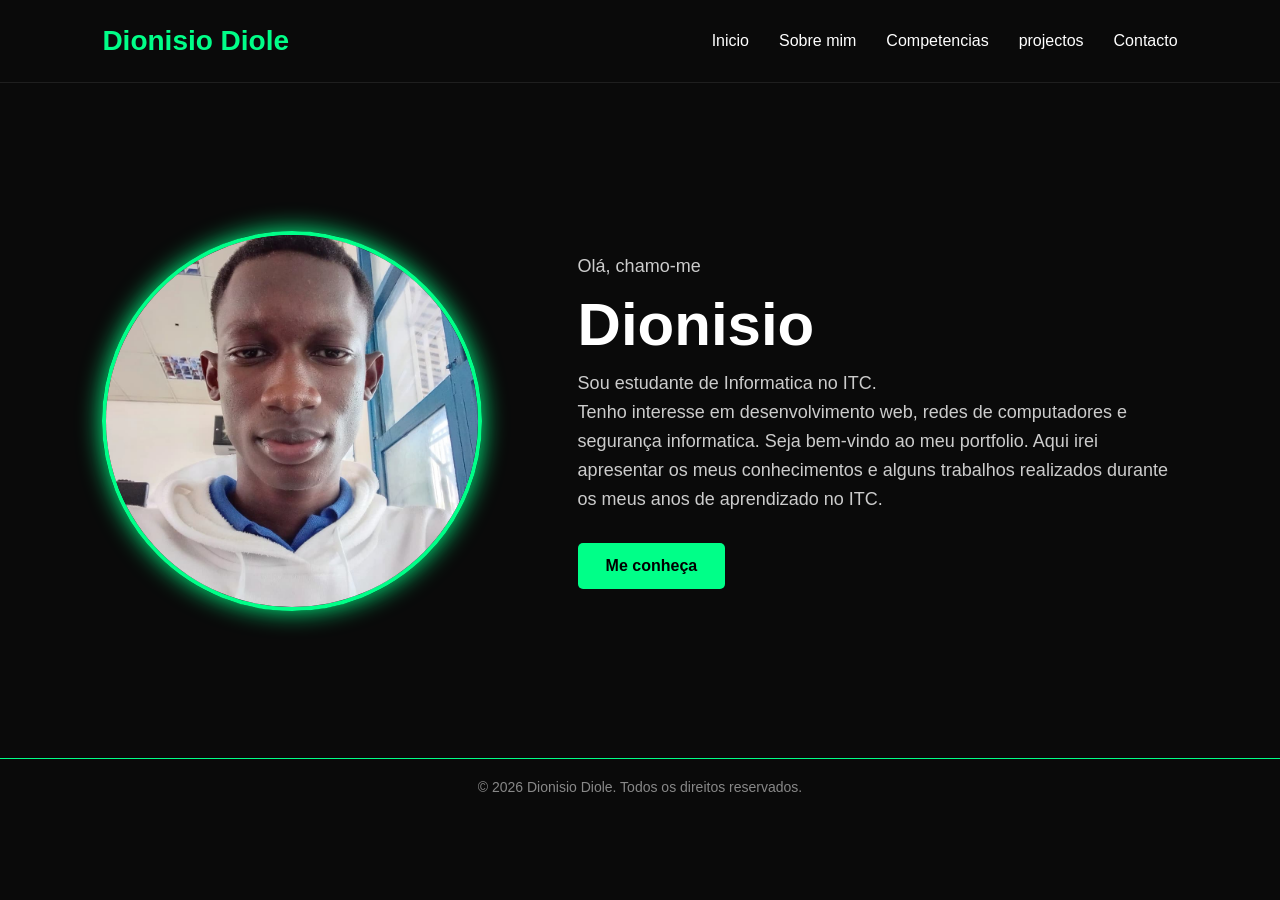
<file: index.html>
<!DOCTYPE html>
<html lang='en'>
<head>
    <meta charset='utf-8'>
    <meta name='viewport' content='width=device-width, initial-scale=1'>
    <title>Portfolio Diole</title>
    <link rel='stylesheet' href="CSS/style.css">
</head>

<body>
    <header> 
    <nav>
        <h1>Dionisio Diole</h1>
        <div class="menu">
        <a href="index.html">Inicio</a>
        <a href="sobre.html">Sobre mim</a>
        <a href="Competencias.html">Competencias</a>
        <a href="projectos.html">projectos</a>
        <a href="contacto.html">Contacto</a>
        </div>
    </nav>
    </header>

    <main>
        <section class="inicio">
            <div class="foto">
                <img src="imagens/imagem inicial.jpeg" width="150px">
            </div>

            <div class="apresentacao">
                <p class="saudacao">Olá, chamo-me</p>
                <h2>Dionisio</h2>
                <p>
                    Sou estudante de Informatica no ITC.<br>
                    Tenho interesse em desenvolvimento web, redes de computadores e segurança informatica.
                    Seja bem-vindo ao meu portfolio. Aqui irei apresentar os meus conhecimentos
                    e alguns trabalhos realizados durante os meus anos de aprendizado no ITC.
                </p>
                <a href="sobre.html" class="botao">Me conheça</a>
            </div>
        </section>
    </main>
    <footer>
        <p>&copy; 2026 Dionisio Diole. Todos os direitos reservados.</p>
    </footer>

    <script src="js/script.js"></script>
    
</body>
</html>
</file>
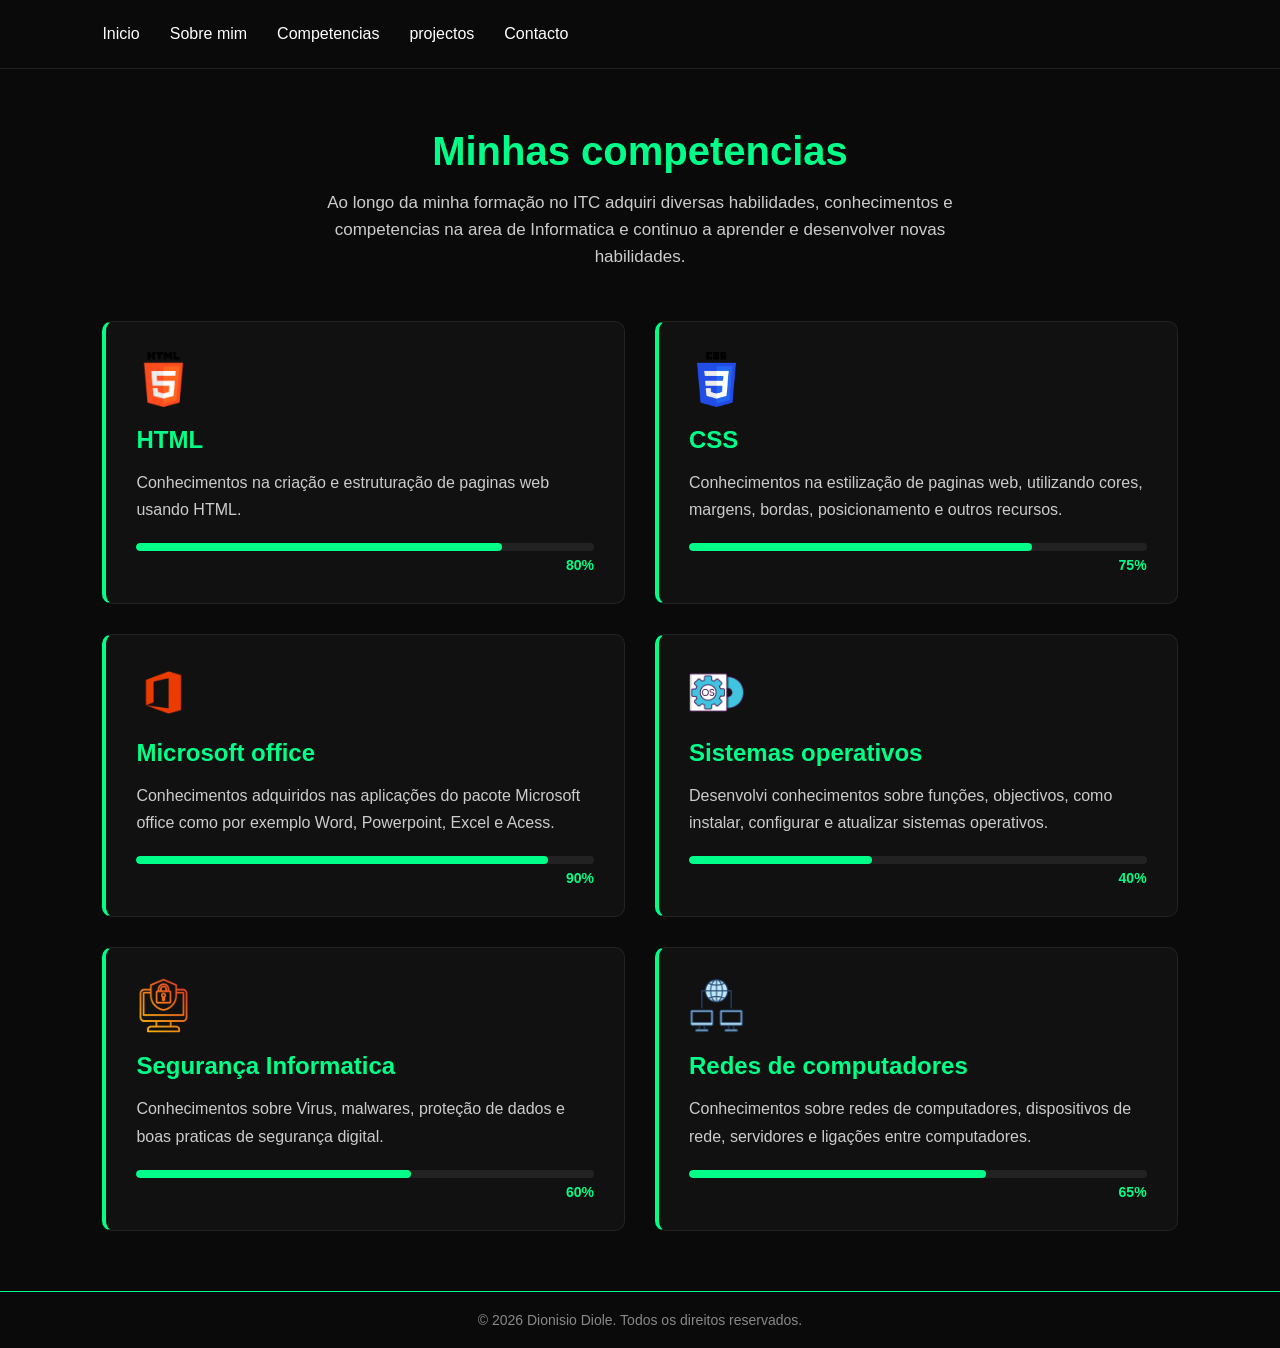
<file: Competencias.html>
<!DOCTYPE html>
<html lang='en'>
<head>
    <meta charset='utf-8'>
    <meta name='viewport' content='width=device-width, initial-scale=1'>
    <title>Competencias</title>
    <link rel='stylesheet' href='CSS/style.css'>
</head>
<body>
     <header>
    <nav>
        <div class="menu">
        <a href="index.html">Inicio</a>
        <a href="sobre.html">Sobre mim</a>
        <a href="Competencias.html">Competencias</a>
        <a href="projectos.html">projectos</a>
        <a href="contacto.html">Contacto</a>
        </div>
    </nav>
    </header>
    <main>
        <section class="competencias">
            <h2>Minhas competencias</h2>
            <p class="introducao">
                Ao longo da minha formação no ITC adquiri diversas habilidades, conhecimentos e competencias
                na area de Informatica e continuo a aprender e desenvolver novas habilidades.
            </p>
            <div class="lista-competencias">
                <div class="competencia">
                    <img src="icones/html.png">
                    <h3>
                        HTML
                    </h3>
                    <p>Conhecimentos na criação  e estruturação de paginas web usando HTML.</p>
                    <div class="barra">
                        <div class="progresso html"></div>
                    </div>
                    <span class="percentagem">80%</span>
                </div>
                <div class="competencia">
                    <img src="icones/css.png">
                    <h3>CSS</h3>
                    <p>Conhecimentos na estilização de paginas web, utilizando cores, margens, bordas,
                        posicionamento e outros recursos.
                    </p>
                    <div class="barra">
                        <div class="progresso css"></div>
                    </div>
                    <span class="percentagem">75%</span>
                </div>
            
            <div class="competencia">
                <img src="icones/office.png">
                <h3>Microsoft office</h3>
                <p>Conhecimentos adquiridos nas aplicações do pacote Microsoft office como por exemplo
                    Word, Powerpoint, Excel e Acess.
                </p>
                <div class="barra">
                    <div class="progresso office"></div>
                </div>
                <span class="percentagem">90%</span>
            </div>
            <div class="competencia">
                <img src="icones/so.png">
                <h3>Sistemas operativos</h3>
                <p>Desenvolvi conhecimentos sobre funções, objectivos, como instalar, configurar 
                    e atualizar sistemas operativos.
                </p>
                <div class="barra">
                    <div class="progresso so"></div>
                </div>
                <span class="percentagem">40%</span>
            </div>
            <div class="competencia">
                <img src="icones/seguranca.png">
                <h3>Segurança Informatica</h3>
                <p>Conhecimentos sobre Virus, malwares, proteção de dados e boas praticas de 
                    segurança digital.
                </p>
                <div class="barra">
                    <div class="progresso si"></div>
                </div>
                <span class="percentagem">60%</span>
            </div>
            <div class="competencia">
                <img src="icones/redes.png">
                <h3>Redes de computadores</h3>
                <p>Conhecimentos sobre redes de computadores, dispositivos de rede, servidores 
                    e ligações entre computadores.
                </p>
                <div class="barra">
                    <div class="progresso rede"></div>
                </div>
                <span class="percentagem">65%</span>
            </div>
        </div>
        </section>
    </main>
    <footer>
        <p>&copy; 2026 Dionisio Diole. Todos os direitos reservados.</p>
    </footer>
    
    <script src="js/script.js"></script>
</body>
</html>
</file>
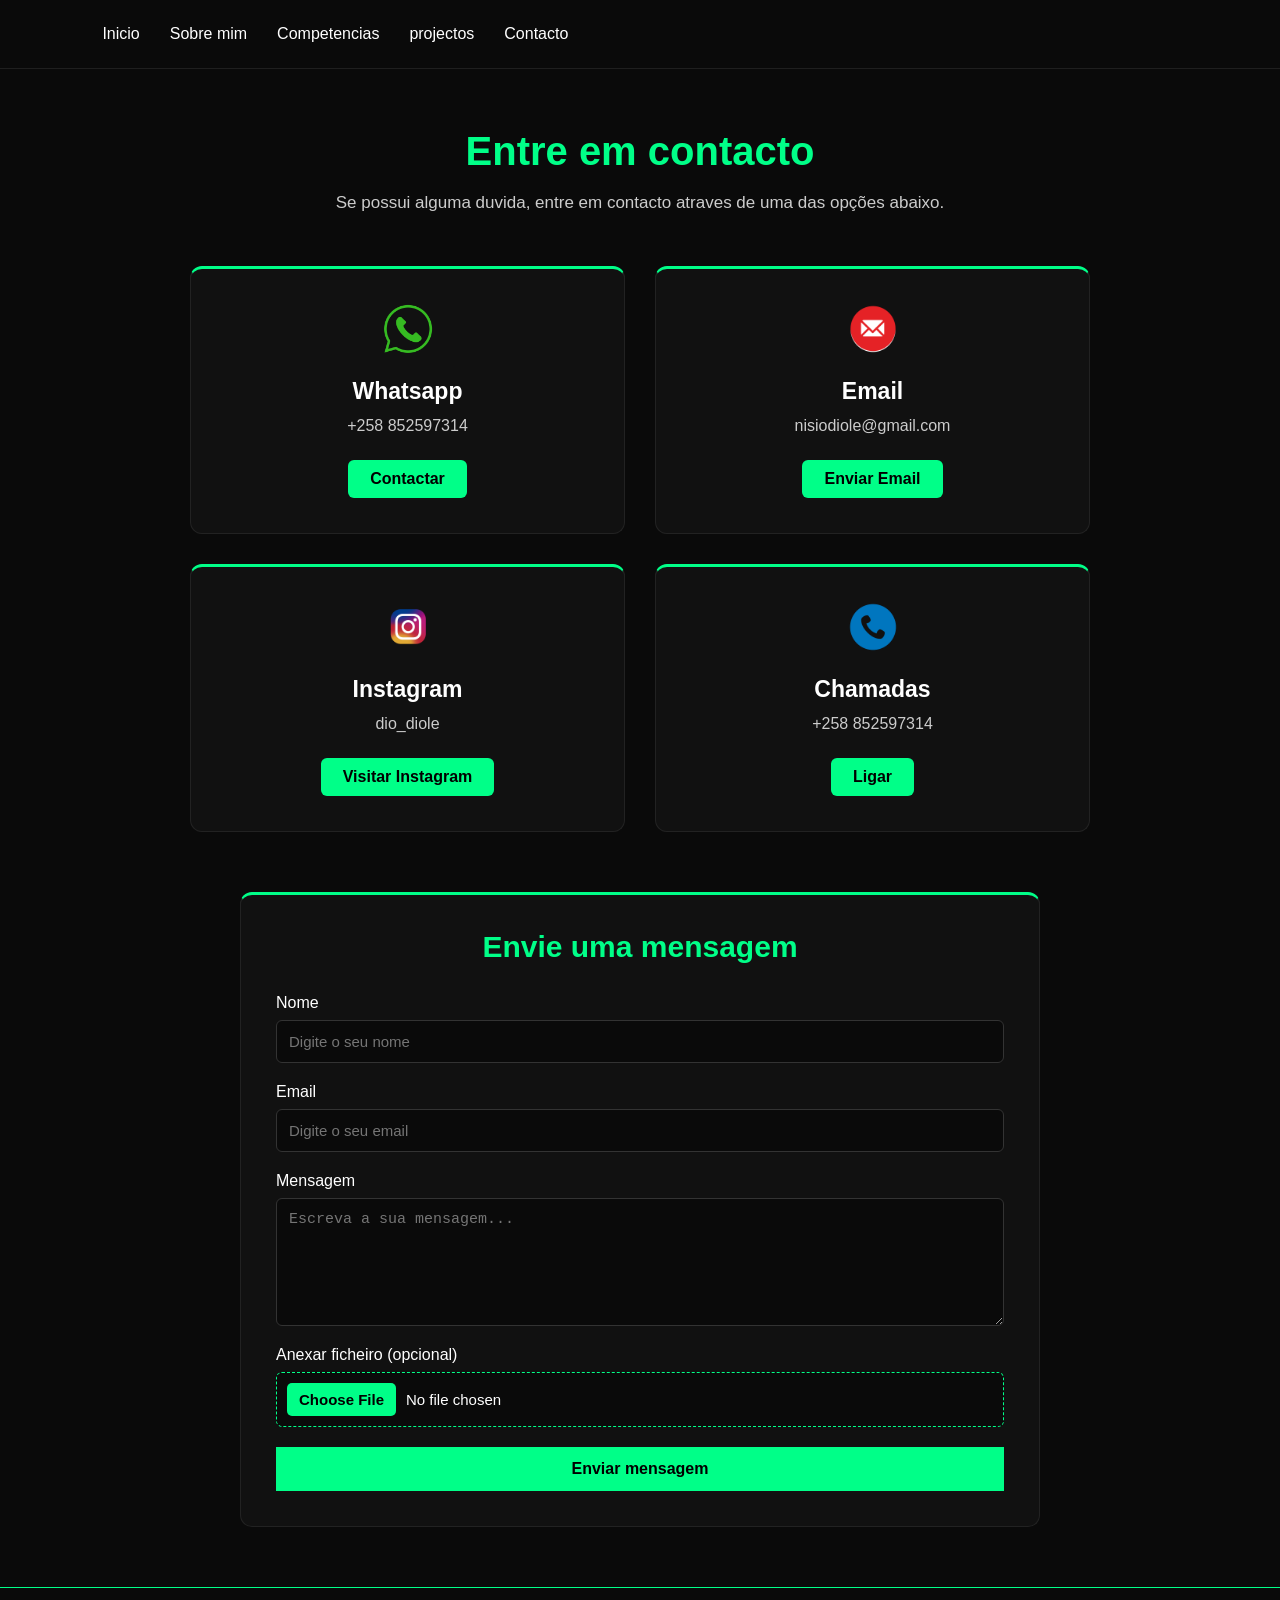
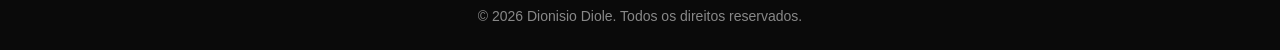
<file: contacto.html>
<!DOCTYPE html>
<html lang='en'>
<head>
    <meta charset='utf-8'>
    <meta name='viewport' content='width=device-width, initial-scale=1'>
    <title>Contacto</title>
    <link rel='stylesheet' href='CSS/style.css'>
</head>
<body>
     <header>
    <nav>
        <div class="menu">
        <a href="index.html">Inicio</a>
        <a href="sobre.html">Sobre mim</a>
        <a href="Competencias.html">Competencias</a>
        <a href="projectos.html">projectos</a>
        <a href="contacto.html">Contacto</a>
        </div>
    </nav>
    </header>
    <main>
        <section class="contacto">
            <h2>Entre em contacto</h2>
            <p class="introducao-contacto">
                Se possui alguma duvida, entre em contacto atraves de uma das opções abaixo.
            </p>
            <div class="lista-contactos">
                <div class="contacto-card">
                    <img src="icones/whatsapp.png">
                    <h3>Whatsapp</h3>
                    <p>+258 852597314</p>
                    <a href="https://wa.me/258852597314" class="botao-contacto">Contactar</a>
                </div>
                <div class="contacto-card">
                    <img src="icones/email.png">
                    <h3>Email</h3>
                    <p>nisiodiole@gmail.com</p>
                    <a href="mailto:nisiodiole@gmail.com" class="botao-contacto">Enviar Email</a>
                </div>
                <div class="contacto-card">
                    <img src="icones/instagram.png">
                    <h3>Instagram</h3>
                    <p>dio_diole</p>
                    <a href="https://www.instagram.com/dio_diole?igsi=MWJvaXYyaHhxb3owNg==" 
                    class="botao-contacto">Visitar Instagram</a>
                </div>
                <div class="contacto-card">
                    <img src="icones/telefone.png">
                    <h3>Chamadas</h3>
                    <p>+258 852597314</p>
                    <a href="tel:+258852597314" class="botao-contacto">Ligar</a>
                </div>
            </div>
            <div class="formulario-contacto">
                <h2>Envie uma mensagem</h2>
                <form action="https://formspree.io/f/maenozyp" method="post" enctype="multipart/form-data">
                    <label for="nome">Nome</label>
                    <input type="text" id="nome" name="nome" placeholder="Digite o seu nome" required>
                    <label for="email">Email</label>
                    <input type="email" id="email" name="email" placeholder="Digite o seu email" required>
                    <label for="mensagem">Mensagem</label>
                    <textarea id="mensagem" name="mensagem" placeholder="Escreva a sua mensagem..." rows="6" required></textarea>
                    <label for="anexo">Anexar ficheiro (opcional)</label>
                    <input type="file" id="anexo" name="anexo" accept="image/*,.pdf,.doc,.ppt,.pptx">
                    <button type="submit">Enviar mensagem</button>
                </form>
            </div>   
        </section>
    </main>
    <footer>
        <p>&copy; 2026 Dionisio Diole. Todos os direitos reservados.</p>
    </footer>
    
    <script src="js/script.js"></script>
</body>
</html>
</file>
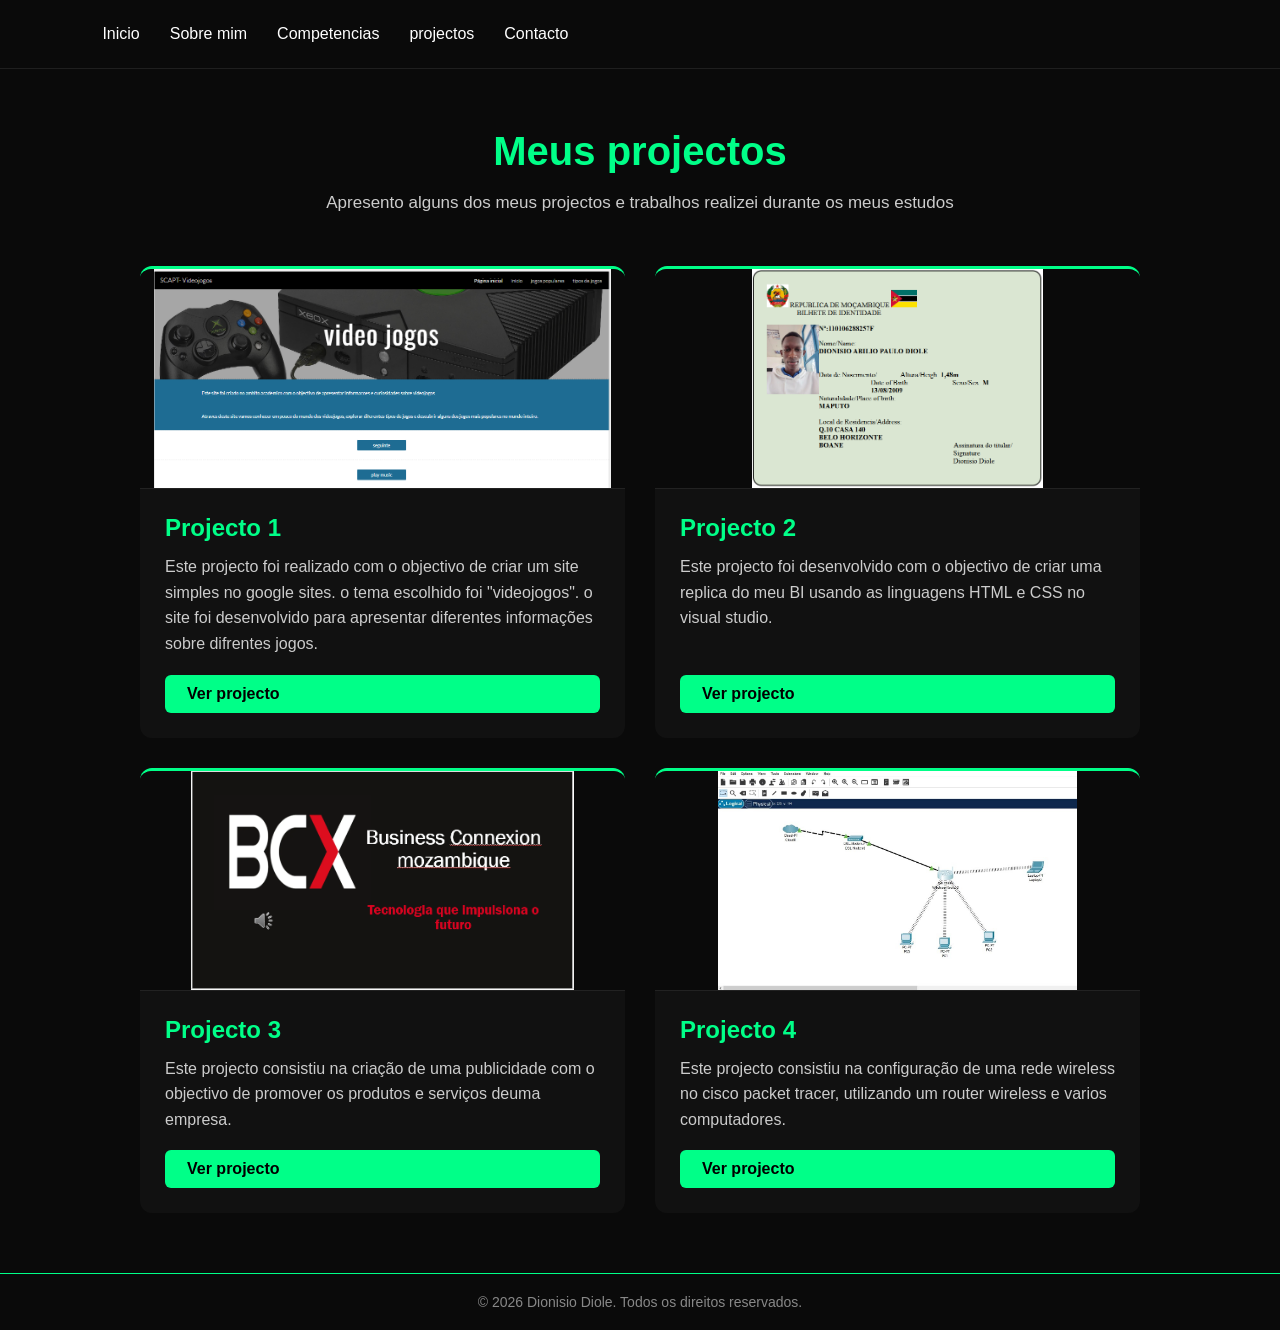
<file: projectos.html>
<!DOCTYPE html>
<html lang='en'>
<head>
    <meta charset='utf-8'>
    <meta name='viewport' content='width=device-width, initial-scale=1'>
    <title>projectos</title>
    <link rel='stylesheet' href='CSS/style.css'>
</head>
<body>
     <header>
    <nav>
        <div class="menu">
        <a href="index.html">Inicio</a>
        <a href="sobre.html">Sobre mim</a>
        <a href="Competencias.html">Competencias</a>
        <a href="projectos.html">projectos</a>
        <a href="contacto.html">Contacto</a>
        </div>
    </nav>
    </header>
    <main>
        <section class="projectos">
            <h2>Meus projectos</h2>
            <p class="introducao-projecto">
                Apresento alguns dos meus projectos e trabalhos realizei durante os meus estudos
            </p>
            <div class="lista-projectos">
                <div class="projecto">
                    <div class="imagem-projecto">
                        <img src="imagens/projecto 1.PNG">
                    </div>
                    <div class="informacao-projecto">
                        <h3>Projecto 1</h3>
                        <p>
                            Este projecto foi realizado com o objectivo de criar um site simples 
                            no google sites. o tema escolhido foi "videojogos". o site foi 
                            desenvolvido para apresentar diferentes informações sobre difrentes jogos. 
                        </p><br>
                        <a href="https://sites.google.com/view/scapt-videojogos/p%C3%A1gina-inicial" class="botao-projecto">Ver projecto</a>
                    </div>
                </div>
                <div class="projecto">
                    <div class="imagem-projecto">
                        <img src="imagens/projecto 2.PNG">
                    </div>
                    <div class="informacao-projecto">
                        <h3>Projecto 2</h3>
                        <p>
                            Este projecto foi desenvolvido com o objectivo de criar uma replica do meu BI usando as 
                            linguagens HTML e CSS no visual studio.
                        </p><br>
                        <a href="html bi/DIOLE VS.html" class="botao-projecto">Ver projecto</a>
                    </div>
                </div>
                <div class="projecto">
                    <div class="imagem-projecto">
                        <img src="imagens/projecto 3.PNG">
                    </div>
                    <div class="informacao-projecto">
                        <h3>Projecto 3</h3>
                        <p>
                            Este projecto consistiu na criação de uma publicidade com o 
                            objectivo de promover os produtos e serviços deuma empresa.
                        </p><br>
                        <a href="pptx/bcx.pptx" class="botao-projecto">Ver projecto</a>
                    </div>
                </div>
                <div class="projecto">
                    <div class="imagem-projecto">
                        <img src="imagens/projecto 4.jpg">
                    </div>
                    <div class="informacao-projecto">
                        <h3>Projecto 4</h3>
                        <p>
                            Este projecto consistiu na configuração de uma rede wireless no cisco packet tracer, utilizando
                            um router wireless e varios computadores.
                        </p><br>
                        <a href="pptx/dio cisco packet.docx" class="botao-projecto">Ver projecto</a>
                    </div>
                </div>

            </div>
        </section>
    </main>
    <footer>
        <p>&copy; 2026 Dionisio Diole. Todos os direitos reservados.</p>
    </footer>
    
    <script src="js/script.js"></script>
</body>
</html>
</file>
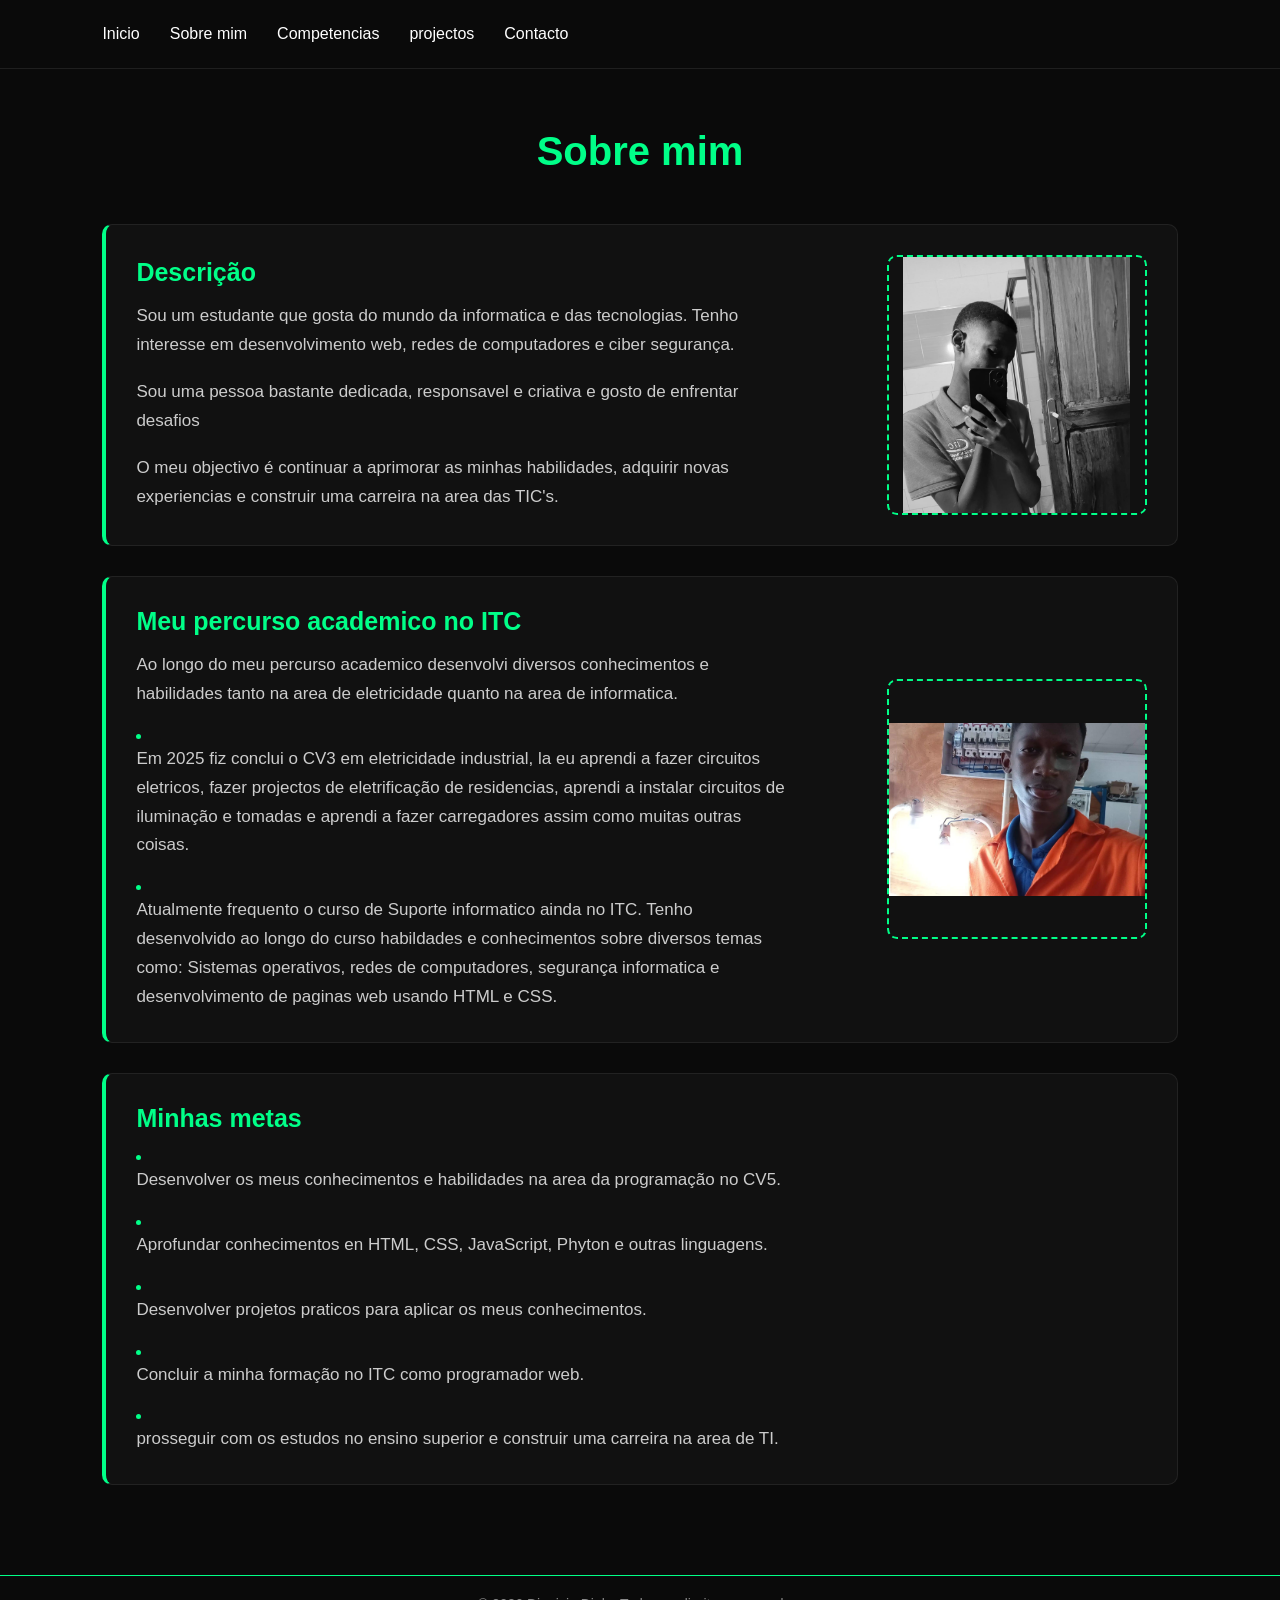
<file: sobre.html>
<!DOCTYPE html>
<html lang='en'>
<head>
    <meta charset='utf-8'>
    <meta name='viewport' content='width=device-width, initial-scale=1'>
    <title>Sobre mim</title>
    <link rel='stylesheet' href='CSS/style.css'>
</head>
<body>
     <header>
    <nav>
        <div class="menu">
        <a href="index.html">Inicio</a>
        <a href="sobre.html">Sobre mim</a>
        <a href="Competencias.html">Competencias</a>
        <a href="projectos.html">projectos</a>
        <a href="contacto.html">Contacto</a>
        </div>
    </nav>
    </header>
    <main>
        <section class="sobre">
            <h2>Sobre mim</h2>
            <div class="caixa">
                <div class="conteudo">
                    <h3>Descrição</h3>
                    <p>Sou um estudante que gosta do mundo da informatica e das tecnologias. Tenho interesse em
                        desenvolvimento web, redes de computadores e ciber segurança.
                    </p><br>
                    <p>Sou uma pessoa bastante dedicada, responsavel e criativa e gosto de enfrentar desafios
                    </p><br>
                    <p>O meu objectivo é continuar a aprimorar as minhas habilidades, adquirir novas experiencias e 
                        construir uma carreira na area das TIC's.
                    </p>
                </div>
                <div class="imagem">
                    <img src="imagens/2.jpg">
                </div>
            </div>
             <div class="caixa">
                <div class="conteudo">
                    <h3>Meu percurso academico no ITC</h3>
                    <p>Ao longo do meu percurso academico desenvolvi diversos conhecimentos e habilidades tanto na area 
                        de eletricidade quanto na area de informatica.
                    </p><br>
                    <li>
                    <p>Em 2025 fiz conclui o CV3 em eletricidade industrial, la eu aprendi a fazer circuitos eletricos, 
                        fazer projectos de eletrificação de residencias, aprendi a instalar circuitos de iluminação e tomadas
                        e aprendi a fazer carregadores assim como muitas outras coisas.
                    </p>
                    </li><br>
                    <li>
                        <p>Atualmente frequento o curso de Suporte informatico ainda no ITC. Tenho desenvolvido
                            ao longo do curso habildades e conhecimentos sobre diversos temas como: Sistemas operativos,
                            redes de computadores, segurança informatica e desenvolvimento de paginas web usando HTML e CSS.
                        </p>
                    </li>
                </div>
                <div class="imagem">
                    <img src="imagens/1.jpeg">
                </div>
            </div>
            <div class="caixa">
                <div class="conteudo">
                    <h3>Minhas metas</h3>
                    <li>
                        <p>Desenvolver os meus conhecimentos e habilidades na area da programação no CV5.</p>
                    </li><br>
                    <li>
                        <p>Aprofundar conhecimentos en HTML, CSS, JavaScript, Phyton e outras linguagens.</p>
                    </li><br>
                    <li>
                        <p>Desenvolver projetos praticos para aplicar os meus conhecimentos.</p>
                    </li><br>
                    <li>
                        <p>Concluir a minha formação no ITC como programador web.</p>
                    </li><br>
                    <li>
                        <p>prosseguir com os estudos no ensino superior e construir uma carreira na area de TI.</p>
                    </li>
                </div>
                
            </div>
        </section>
    </main>
    <footer>
        <p>&copy; 2026 Dionisio Diole. Todos os direitos reservados.</p>
    </footer>


<script src="js/script.js"></script>



    
</body>
</html>
</file>
<file: CSS/style.css>
* {
    margin: 0;
    padding: 0;
    box-sizing: border-box;
}
body {
    font-family: "poppins", "segoe UI", "arial", "sans-serif";
    background-color: #0a0a0a;
    color: white;
}
header {
    background-color: #0a0a0a;
    padding: 25px 8%;
    border-bottom: 1px solid #1f1f1f;
    top: 0;
    left: 0;
    width: 100%;
    z-index: 1000;
}
nav {
    display: flex;
    justify-content: space-between;
    align-items: center;
}
nav h1 {
    color: #00ff88;
    font-size: 28px;
}
.menu {
    display: flex;
    gap: 30px;
}
.menu a {
    position: relative;
    color: white;
    text-decoration: none;
    font-size: 16px;
    transition: color 0.3s ease;
}
.menu a::after{
    content: "";
    position: absolute;
    left: 0;
    bottom: -8px;
    width: 0;
    height: 2px;
    background-color: #00ff88;
    transition: width 0.3s ease;
}
.menu a:hover {
    color: #00ff88;
}
.menu a:hover::after{
    width: 100%;
}
.inicio{
    min-height: 75vh;
    display: flex;
    justify-content: space-between;
    align-items: center;
    padding: 60px 8%;
}
.apresentacao {
    max-width: 600px;
}
.saudacao {
    color: #00ff88;
    font-size: 20px;
    margin-bottom: 10px;
}
.apresentacao h2{
    font-size: 60px;
    margin-bottom: 10px;
}
.apresentacao p{
    color: #cccccc;
    font-size: 18px;
    line-height: 1.6;
}
.botao{
    display: inline-block;
    margin-top: 30px;
    padding: 14px 28px;
    background-color: #00ff88;
    color: #000000;
    text-decoration: none;
    font-weight: bold;
    border-radius: 5px;
    transition: 0.3s;
}
.botao:hover {
    background-color: white;
    transform: translateY(-3px);
}
.foto {
    width: 380px;
    height: 380px;
    border: 4px solid #00ff88;
    border-radius: 50%;
    overflow: hidden;
    box-shadow: 0 0 25px #00ff88;
    animation: flutuar 3s ease-in-out infinite;
}
@keyframes flutuar{
    0% {
        transform: translateY(0);
    }
    50% {
        transform: translateY(-10px);
    }
    100% {
        transform: translateY(0);
    }
}
.foto img{
    width: 100%;
    height: 100%;
    object-fit: cover;
    display: block;
}

.sobre {
    padding: 60px 8%;
}
.sobre > h2{
    text-align: center;
    color: #00ff88;
    font-size: 40px;
    margin-bottom: 50px;
}
.caixa {
    display: flex;
    justify-content: space-between;
    align-items: center;
    background-color: #111111;
    border: 1px solid #222222;
    border-left: 4px solid #00ff88;
    padding: 30px;
    margin-bottom: 30px;
    border-radius: 10px;
    min-height: 250px;
    transition: 0.3s;
}
.caixa:hover {
    border-color: #00ff88;
    transform: translateY(-5px);
    box-shadow: 0 0 20px rgba(0, 255, 136, 0.2);
}
.conteudo{
    width: 65%;
}
.conteudo h3{
    color: #00ff88;
    font-size: 25px;
    margin-bottom: 15px;
}
.conteudo p{
    color: #cccccc;
    font-size: 17px;
    line-height: 1.7;
}
.conteudo li{
    color: #00ff88;
}
.imagem{
    width: 260px;
    height: 260px;
    border: 2px dashed #00ff88;
    border-radius: 10px;
    display: flex;
    justify-content: center;
    align-items: center;
}
.imagem img {
    width: 100%;
    height: 100%;
    object-fit: contain;
}

.competencias{
    padding: 60px 8%;
    min-height: 75vh;
}
.competencias h2{
    text-align: center;
    color: #00ff88;
    font-size: 40px;
    margin-bottom: 15px;
}
.introducao{
    text-align: center;
    color: #cccccc;
    font-size: 17px;
    line-height: 1.6;
    max-width: 700px;
    margin: 0 auto 50px;
}
.lista-competencias{
    display: grid;
    grid-template-columns: repeat(2, 1fr);
    gap: 30px;
}
.competencia{
    background-color: #111111;
    border: 1px solid #222222;
    border-left: 4px solid #00ff88;
    border-radius: 10px;
    padding: 30px;
    min-height: 190px;
    transition: 0.3s;
}
.competencia img{
    width: 55px;
    height: 55px;
    object-fit: contain;
    margin-bottom: 15px;
    transition: 0.3s;
}
.competencia:hover img{
    transform: scale(1.15);
}
.competencia h3{
    color: #00ff88;
    font-size: 24px;
    margin-bottom: 15px;
}
.competencia p{
    color: #cccccc;
    font-size: 16px;
    line-height: 1.7;
}
.competencia:hover {
    transform: translateY(-8px);
    border-color: #00ff88;
    box-shadow: 0 0 20px rgba(0, 255, 136, 0.2);
}

.contacto {
    padding: 60px 8%;
    min-height: 75vh;
}
.contacto h2{
    text-align: center;
    color: #00ff88;
    font-size: 40px;
    margin-bottom: 15px;
}
.introducao-contacto{
    text-align: center;
    color: #cccccc;
    font-size: 17px;
    line-height: 1.6;
    max-width: 700px;
    margin: 0 auto 50px;
}
.lista-contactos{
    display: grid;
    grid-template-columns: repeat(2, 1fr);
    gap: 30px;
    max-width: 900px;
    margin: auto;
}
.contacto-card{
    background-color: #111111;
    border: 1px solid #222222;
    border-top: 3px solid #00ff88;
    border-radius: 12px;
    padding: 35px;
    text-align: center;
    transition: 0.3s;
}
.contacto-card h3{
    color: white;
    font-size: 23px;
    margin-bottom: 12px;
}
.contacto-card p{
    color: #cccccc;
    font-size: 16px;
    margin-bottom: 25px;
}
.contacto-card img{
    width: 50px;
    height: 50px;
    object-fit: contain;
    margin-bottom: 20px;
    transition: 0.3s;
}
.contacto-card:hover img{
    transform: scale(1.15);
}
.botao-contacto{
    display: inline-block;
    padding: 10px 22px;
    background-color: #00ff88;
    color: #000000;
    text-decoration: none;
    border-radius: 6px;
    font-weight: bold;
    transition: 0.3s;
}
.contacto-card:hover {
    transform: translateY(-8px);
    border-color: #00ff88;
    box-shadow: 0 0 25px rgba(0, 255, 136, 0.2);
}
.botao-contacto:hover{
    background-color: #ffffff;
    box-shadow: 0 0 15px #00ff88;
}

.projectos{
    padding: 60px 8%;
    min-height: 75vh;
}
.projectos h2{
    text-align: center;
    color: #00ff88;
    font-size: 40px;
    margin-bottom: 15px;
}
.introducao-projecto{
    text-align: center;
    color: #cccccc;
    font-size: 17px;
    line-height: 1.6;
    max-width: 700px;
    margin: 0 auto 50px;
}
.lista-projectos{
    display: grid;
    grid-template-columns: repeat(2, 1fr);
    gap: 30px;
    max-width: 1000px;
    margin: auto;
    align-items: stretch;
}
.projecto{
    background-color: #111111;
    border: 1 px solid #222222;
    border-top: 3px solid #00ff88;
    border-radius: 12px;
    overflow: hidden;
    transition: 0.3s;
    display: flex;
    flex-direction: column;
    height: 100%;
}
.imagem-projecto{
    width: 100%;
    height: 220px;
    background-color: #0a0a0a;
    border-bottom: 1px solid #222222;
    display: flex;
    justify-content: center;
    align-items: center;
    color: #555555;
    overflow: hidden;
}
.imagem-projecto img{
    width: 100%;
    height: 100%;
    object-fit: contain;
    object-position: center;
    display: block;
    transition: 0.4s;
}
.projecto:hover .imagem-projecto img{
    transform: scale(1.05);
}
.informacao-projecto{
    padding: 25px;
    display: flex;
    flex-direction: column;
    flex: 1;
}
.informacao-projecto h3{
    color: #00ff88;
    margin-bottom: 12px;
    font-size: 24px;
    transition: 0.3s;
}
.projecto:hover .informacao-projecto h3{
    color: white;
}
.informacao-projecto p{
    color: #cccccc;
    font-size: 16px;
    line-height: 1.6;
    min-height: 60px;
}
.botao-projecto{
    display: inline-block;
    padding: 10px 22px;
    background-color: #00ff88;
    color: #000000;
    text-decoration: none;
    border-radius: 6px;
    font-weight: bold;
    transition: 0.8s ease;
    margin-top: auto;
}
.projecto:hover {
    transform: translateY(-8px);
    border-color: #00ff88;
    box-shadow: 0 0 15px rgba(0, 255, 136, 0.2);
}
.botao-projecto:hover {
    background-color: transparent;
    color: #00ff88;
    border: 1px solid #00ff88;
    box-shadow: 0 0 15px rgba(0, 255, 136, 0.2);
}

@keyframes aparecer {
    from{
        opacity: 0;
        transform: translateY(30px);
    }
    to{
        opacity: 1;
        transform: translateY(0);
    }
}
main{
    animation: aparecer 3s ease;
}
@keyframes desaparecer {
    from {
        opacity: 1;
        transform: translateY(0);
    }
    to {
        opacity: 0;
        transform: translateY(-30px);
    }
}
.saindo {
    animation: desaparecer 0.8s ease forwards;
}

.barra{
    width: 100%;
    height: 8px;
    background-color: #222222;
    border-radius: 10px;
    margin-top: 20px;
    overflow: hidden;
}
.progresso{
    height: 100%;
    background-color: #00ff88;
    border-radius: 10px;
    animation: crescer 2s ease-out;
}
@keyframes crescer {
    from{
        width: 0;
    }
}
.progresso.html{
    width: 80%;
}
.progresso.css{
    width: 75%;
}
.progresso.office{
    width: 90%;
}
.progresso.so{
    width: 40%;
}
.progresso.si{
    width: 60%;
}
.progresso.rede{
    width: 65%;
}
.percentagem{
    display: block;
    text-align: right;
    color: #00ff88;
    font-size: 14px;
    font-weight: bold;
    margin-top: 6px;
}

@media (max-width: 768px) {
    body{
        overflow-x: hidden;
    }
    nav {
        flex-direction: column;
        gap: 20px;
    }
    .menu{
        display: flex;
        flex-wrap: wrap;
        justify-content: center;
        gap: 10px;
    }
    .menu a{
        margin: 5px 8px;
    }
    .lista-projectos{
        grid-template-columns: 1fr;
    }
    .lista-competencias{
        grid-template-columns: 1fr;
    }
    .lista-contactos{
        grid-template-columns: 1fr;
    }
    .apresentacao{
        flex-direction: column;
        text-align: center;
        gap: 30px;
    }
    .inicio {
        flex-direction: column;
        align-items: center;
        text-align: center;
    }
    .foto{
        display: flex;
        justify-content: center;
        width: 100%;
    }
    .foto img{
        display: block;
        margin: auto;
    }
    .projecto,
    .competencia,
    .contacto-card {
        padding: 20px;
    }
}

.formulario-contacto{
    max-width: 800px;
    margin: 60px auto 0;
    background-color: #111111;
    border: 1px solid #222222;
    border-top: 3px solid #00ff88;
    border-radius: 12px;
    padding: 35px;
}
.formulario-contacto h2{
    text-align: center;
    color: #00ff88;
    font-size: 30px;
    margin-bottom: 30px;
}
.formulario-contacto form{
    display: flex;
    flex-direction: column;
}
.formulario-contacto label{
    color: white;
    font-size: 16px;
    margin-bottom: 8px;
}
.formulario-contacto input,
.formulario-contacto textarea{
    background-color: #0a0a0a;
    color: white;
    border: 1px solid #333333;
    border-radius: 6px;
    padding: 12px;
    margin-bottom: 20px;
    font-size: 15px;
    outline: none;
}
.formulario-contacto input:focus,
.formulario-contacto textarea:focus{
    border-color: #00ff88;
    box-shadow: 0 0 8px rgba(0, 255, 136, 0.2);
}
.formulario-contacto textarea {
    resize: vertical;
}
.formulario-contacto button{
    background-color: #00ff88;
    color: #000000;
    border: 1px solid #00ff88;
    padding: 12px;
    font-size: 16px;
    font-weight: bold;
    cursor: pointer;
    transition: 0.3s;
}
.formulario-contacto button:hover {
    background-color: transparent;
    color: #00ff88;
    box-shadow: 0 0 15px rgba(0, 255, 136, 0.2);
}
.formulario-contacto
input[type="file"] {
    cursor: pointer;
    border: 1px dashed #00ff88;
    padding: 10px;
}
.formulario-contacto
input[type="file"]::file-selector-button {
    background-color: #00ff88;
    color: #000000;
    border: none;
    border-radius: 5px;
    padding: 8px 12px;
    margin-right: 10px;
    cursor: pointer;
    font-weight: bold;
}
.formulario-contacto
input[type="file"]::file-selector-button:hover {
    background-color: #ffffff;
}

footer{
    text-align: center;
    padding: 20px;
    background-color: #0a0a0a;
    border-top: 1px solid #00ff88;
}
footer p{
    color: #888888;
    font-size: 14px;
    margin: 0;
}
</file>
